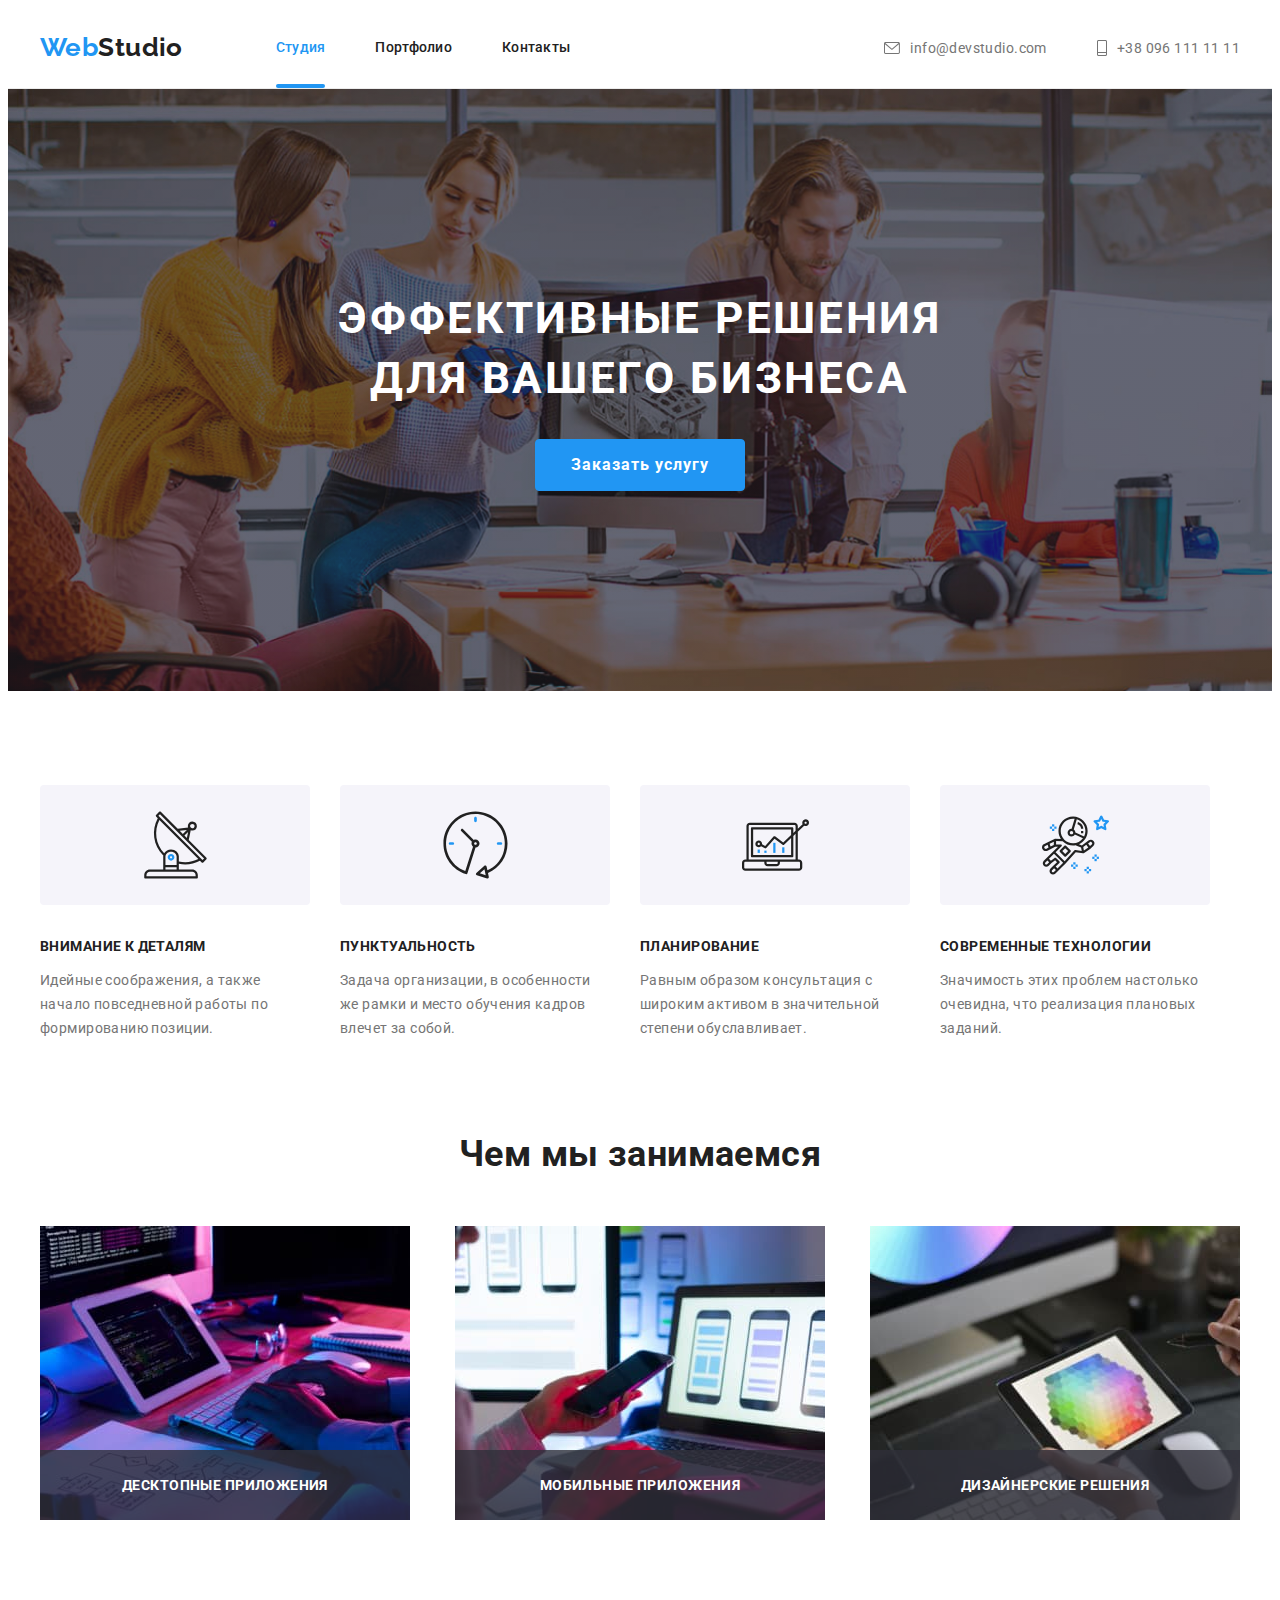
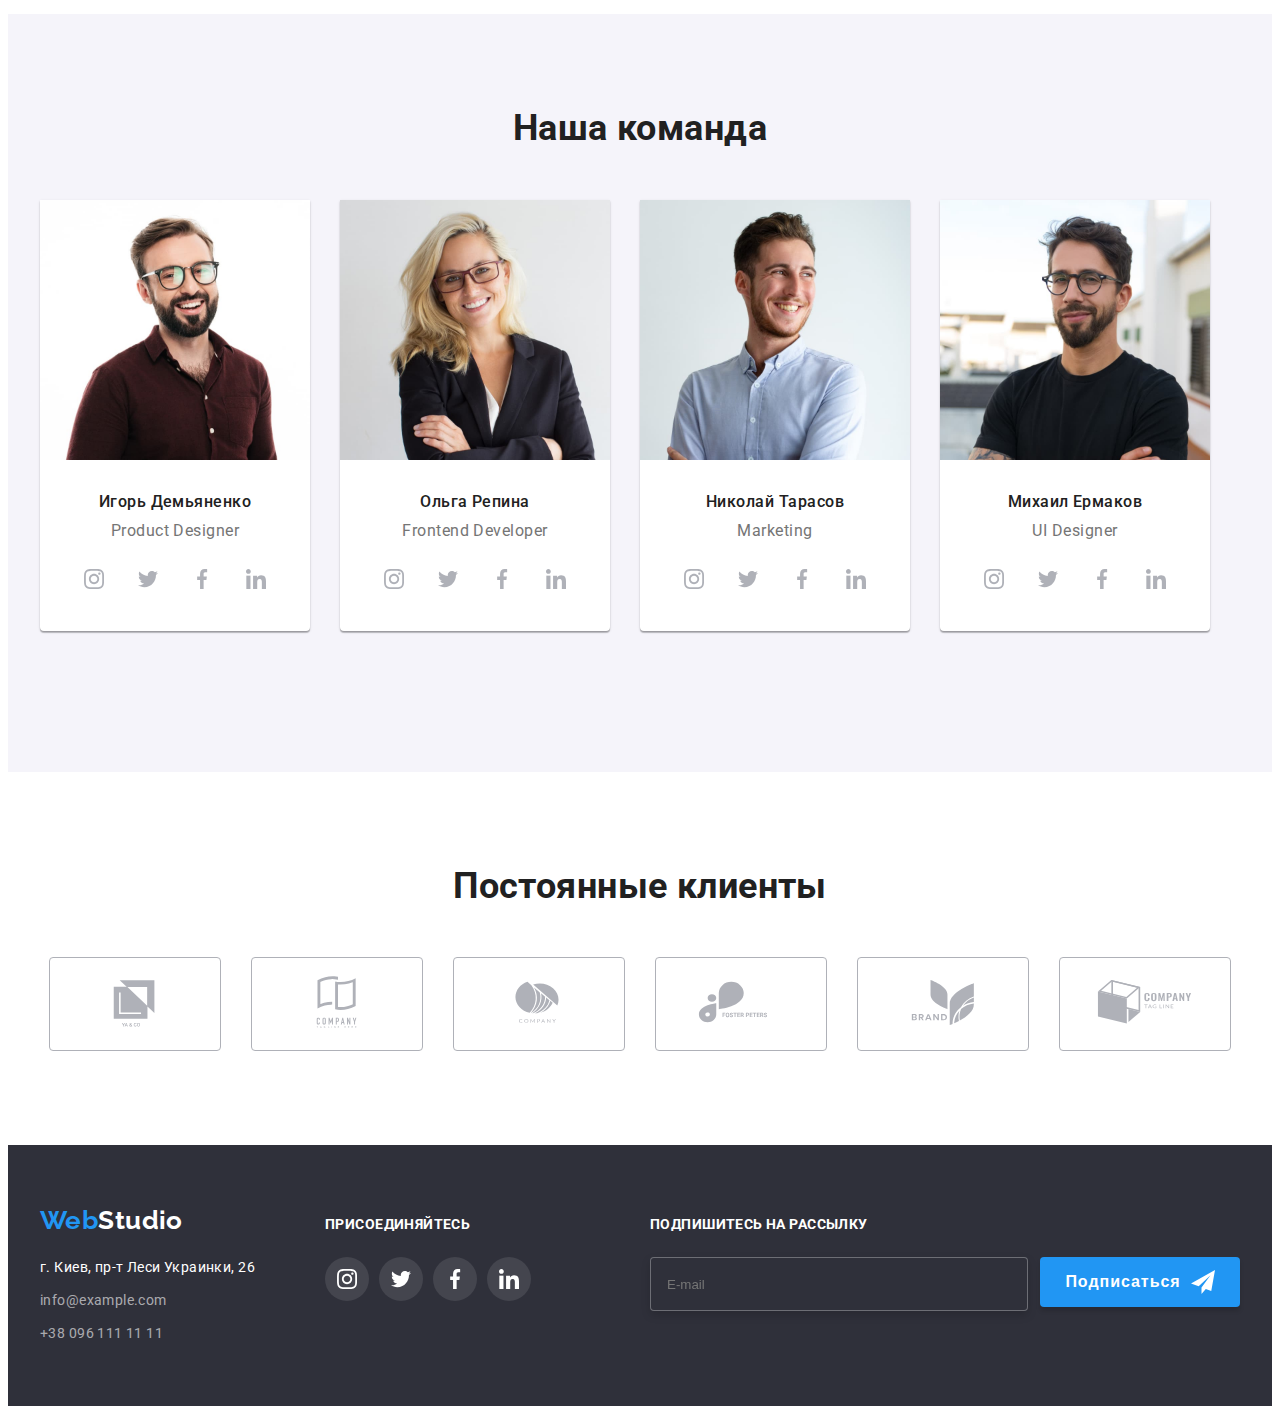
<file: index.html>
<!DOCTYPE html>
<html lang="ru">
<head>
	<meta charset="UTF-8">
	<meta name="viewport" content="width=device-width, initial-scale=1.0">
	<title>Студия</title>
	<link href="https://fonts.googleapis.com/css2?family=Raleway:wght@400;700&family=Roboto:wght@400;500;700;900&display=swap" rel="stylesheet">
	<link rel="stylesheet" href="https://cdnjs.cloudflare.com/ajax/libs/modern-normalize/1.1.0/modern-normalize.min.css" integrity="sha512-wpPYUAdjBVSE4KJnH1VR1HeZfpl1ub8YT/NKx4PuQ5NmX2tKuGu6U/JRp5y+Y8XG2tV+wKQpNHVUX03MfMFn9Q==" crossorigin="anonymous" referrerpolicy="no-referrer" />
	<link rel="stylesheet" href="./css/main.min.css">
</head>


<body>
	
	<header class="header">
		<div class="container">
			<a href="" class="logo header__logo"><span>Web</span>Studio </a>
		<nav class="nav">
			<ul class="nav__list list">
				<li class="nav__item  "><a class="link currentlink nav__top-link " target="_blank" href="./index.html" > Студия</a> </li>
				<li class="nav__item "><a class="link nav__top-link   " target="_blank" href="./portfolio.html" >Портфолио</a></li>			
				<li><a class="link nav__top-link " target="_blank" href="" >Контакты</a></li>
			</ul>
		</nav>	
			<ul class="list-link list">
			<li class="list-link__item">
				<a class="list-link__contact mail " href="mailto:info@devstudio.com">
					<svg class="list-link__icon" width="16" height="12">
						<use href="./images/symbol-defs.svg#icon-envelope"	></use>
					</svg>info@devstudio.com</a></li>
			<li class="list-link__item">
				<a class="list-link__contact tel " href="tel:+380961111111">
					<svg class="list-link__icon" width="10" height="16">
						<use href="./images/symbol-defs.svg#icon-Vector"	></use>
					</svg> +38 096 111 11 11</a></li>
			</ul>
		
		</div>
	</header>
	<main>	
    <section class="hero">
		<div class="container">
		<h1 class="hero__title">Эффективные решения для вашего бизнеса</h1>
		<button type="button" class="btn" data-modal-open>Заказать услугу</button>
		</div>
	</section>

	<section class="plan section">
		<div class="container">
		<h2 class="visually-hidden">Наши плюсы</h2>
		
		<ul class="plan__list list" >
			<li class="plan__item">
				<div class="plan__icon-list">
					<svg class="plan__icon" width="67" height="70">
						<use href="./images/symbol-defs.svg#icon-antenna" ></use>
					</svg>
				</div>
				<h3 class="plan__title">Внимание к деталям</h3>
				<p class="plan__text">Идейные соображения, а также начало повседневной работы по формированию позиции.</p>
			</li>
			<li class="plan__item">
				<div class="plan__icon-list">
					<svg class="plan__icon" width="67" height="70" >
						<use href="./images/symbol-defs.svg#icon-clock" ></use>
					</svg>
				</div>
				<h3 class="plan__title">Пунктуальность</h3>
				<p class="plan__text">Задача организации, в особенности же рамки и место обучения кадров влечет за собой.</p>
			</li>
			<li class="plan__item">
				<div class="plan__icon-list">
					<svg class="plan__icon" width="67" height="70" >
						<use  href="./images/symbol-defs.svg#icon-diagram" ></use>
					</svg>
				</div>
				<h3 class="plan__title">Планирование</h3>
				<p class="plan__text">Равным образом консультация с широким активом в значительной степени обуславливает.</p>
			</li>
			<li class="plan__item">
				<div class="plan__icon-list">
					<svg class="plan__icon" width="67" height="70">
						<use href="./images/symbol-defs.svg#icon-astronaut" ></use>
					</svg>
				</div>
				<h3 class="plan__title">Современные технологии</h3>
				<p class="plan__text">Значимость этих проблем настолько очевидна, что реализация плановых заданий.</p>
			</li>
		</ul>
	</div>
	</section>


	<section class="prise section">
		<div class="container">
		<h2 class="prise__title top-title">Чем мы занимаемся</h2>
	<ul class="prise__list list">
		<li class="prise__item"> 
			<img class="prise__image" src="./images/price1.jpg" width="370" alt="верстка сайта">
		<p class="prise__text">Десктопные приложения</p>
		</li>
		<li class="prise__item"> <img class="prise__image" src="./images/price2.jpg" width="370" alt="адаптивность сайта">
			<p class="prise__text">Мобильные приложения</p>
		</li>
		<li class="prise__item"> <img class="prise__image" src="./images/price3.jpg" width="370" alt="стилизация сайта">
			<p class="prise__text">Дизайнерские решения</p>
		</li>
	</ul>
</div>
	</section>


	<section class="our-team section">
		<div class="container">
		<h2 class="our-team__title top-title">Наша команда</h2>

		<ul class="our-team__list list">
			<li class="our-team__cards">
				<img src="./images/team1.jpg" alt="Игорь Демьяненко" width="270">
				<div class="our-team__list-text">
				<h3 class="our-team__title-text"> Игорь Демьяненко</h3>
				<p class="our-team__text">Product Designer</p>

				<ul class="team-soc-list list">
					<li class="team-soc-list__item">
						<a href="" class="team-soc-list__link link">
							<svg class="team-soc-list__icon" width="20" height="20">
								<use href="./images/symbol-defs.svg#icon-instagram"	></use>
							</svg>
						</a>
					</li>
					<li class="team-soc-list__item">
						<a href="" class="team-soc-list__link link">
							<svg class="team-soc-list__icon" width="20" height="20">
								<use href="./images/symbol-defs.svg#icon-twitter"	></use>
							</svg>
						</a>
					</li>
					<li class="team-soc-list__item">
						<a href="" class="team-soc-list__link link">
							<svg class="team-soc-list__icon" width="20" height="20">
								<use href="./images/symbol-defs.svg#icon-facebook"	></use>
							</svg>
						</a>
					</li>
					<li class="team-soc-list__item">
						<a href="" class="team-soc-list__link link">
							<svg class="team-soc-list__icon" width="20" height="20">
								<use href="./images/symbol-defs.svg#icon-linkedin"	></use>
							</svg>
						</a>
					</li>
				</ul>

				</div>
			</li>	
			<li class="our-team__cards">
				<img src="./images/team2.jpg" alt="Ольга Репина" width="270">
				<div class="our-team__list-text">
				<h3 class="our-team__title-text">Ольга Репина </h3>
				<p class="our-team__text">Frontend Developer</p>

				<ul class="team-soc-list list">
					<li class="team-soc-list__item">
						<a href="" class="team-soc-list__link link">
							<svg class="team-soc-list__icon" width="20" height="20">
								<use href="./images/symbol-defs.svg#icon-instagram"	></use>
							</svg>
						</a>
					</li>
					<li class="team-soc-list__item">
						<a href="" class="team-soc-list__link link">
							<svg class="team-soc-list__icon" width="20" height="20">
								<use href="./images/symbol-defs.svg#icon-twitter"	></use>
							</svg>
						</a>
					</li>
					<li class="team-soc-list__item">
						<a href="" class="team-soc-list__link link">
							<svg class="team-soc-list__icon" width="20" height="20">
								<use href="./images/symbol-defs.svg#icon-facebook"	></use>
							</svg>
						</a>
					</li>
					<li class="team-soc-list__item">
						<a href="" class="team-soc-list__link link">
							<svg class="team-soc-list__icon" width="20" height="20">
								<use href="./images/symbol-defs.svg#icon-linkedin"	></use>
							</svg>
						</a>
					</li>
				</ul>
				</div>
			</li>
			<li class="our-team__cards">
				<img src="./images/team3.jpg" alt="Николай Тарасов" width="270">
				<div class="our-team__list-text">
				<h3 class="our-team__title-text">Николай Тарасов </h3>
				<p class="our-team__text">Marketing</p>

				<ul class="team-soc-list list">
					<li class="team-soc-list__item">
						<a href="" class="team-soc-list__link link">
							<svg class="team-soc-list__icon" width="20" height="20">
								<use href="./images/symbol-defs.svg#icon-instagram"	></use>
							</svg>
						</a>
					</li>
					<li class="team-soc-list__item">
						<a href="" class="team-soc-list__link link">
							<svg class="team-soc-list__icon" width="20" height="20">
								<use href="./images/symbol-defs.svg#icon-twitter"	></use>
							</svg>
						</a>
					</li>
					<li class="team-soc-list__item">
						<a href="" class="team-soc-list__link link">
							<svg class="team-soc-list__icon" width="20" height="20">
								<use href="./images/symbol-defs.svg#icon-facebook"	></use>
							</svg>
						</a>
					</li>
					<li class="team-soc-list__item">
						<a href="" class="team-soc-list__link link">
							<svg class="team-soc-list__icon" width="20" height="20">
								<use href="./images/symbol-defs.svg#icon-linkedin"	></use>
							</svg>
						</a>
					</li>
				</ul>
				</div>
			</li>
			<li class="our-team__cards">
				<img src="./images/team4.jpg" alt="Михаил Ермаков" width="270">
				<div class="our-team__list-text">
				<h3 class="our-team__title-text">Михаил Ермаков </h3>
				<p class="our-team__text">UI Designer</p>
				<ul class="team-soc-list list">

					<li class="team-soc-list__item">
						<a href="" class="team-soc-list__link link">
							<svg class="team-soc-list__icon" width="20" height="20">
								<use href="./images/symbol-defs.svg#icon-instagram"	></use>
							</svg>
						</a>
					</li>
					<li class="team-soc-list__item">
						<a href="" class="team-soc-list__link link">
							<svg class="team-soc-list__icon" width="20" height="20">
								<use href="./images/symbol-defs.svg#icon-twitter"	></use>
							</svg>
						</a>
					</li>
					<li class="team-soc-list__item">
						<a href="" class="team-soc-list__link link">
							<svg class="team-soc-list__icon" width="20" height="20">
								<use href="./images/symbol-defs.svg#icon-facebook"	></use>
							</svg>
						</a>
					</li>
					<li class="team-soc-list__item">
						<a href="" class="team-soc-list__link link">
							<svg class="team-soc-list__icon" width="20" height="20">
								<use href="./images/symbol-defs.svg#icon-linkedin"	></use>
							</svg>
						</a>
					</li>
				</ul>
				</div>
			</li>
		</ul>
	</div>
	</section>
	<section class="section">
		<div class="container">
		<h2 class="top-title">Постоянные клиенты</h2>
		<ul class="clients-list list">
			
				<li class="clients-list-item clients-item"><a href="" class="clients-logo">
					<svg class="clients-icon" width="106" height="60">
						<use href="./images/symbol-defs.svg#icon-Logo1"	></use>
					</svg>
				</a>
			</li>
			
				<li class="clients-list-item clients-item"><a href="" class="clients-logo">
				<svg class="clients-icon" width="106" height="60">
					<use href="./images/symbol-defs.svg#icon-Logo2"	></use>
				</svg>
				</a>
				</li>
			
				<li class="clients-list-item clients-item"><a href="" class="clients-logo">
				<svg class="clients-icon" width="106" height="60">
					<use href="./images/symbol-defs.svg#icon-Logo3"	></use>
				</svg>
				</a>
				</li>
			
			
				<li class="clients-list-item clients-item"><a href="" class="clients-logo">
				<svg class="clients-icon" width="106" height="60">
					<use href="./images/symbol-defs.svg#icon-Logo4"	></use>
				</svg>
				</a>
				</li>
		
			
				<li class="clients-list-item clients-item"><a href="" class="clients-logo">
				<svg class="clients-icon" width="106" height="60">
					<use href="./images/symbol-defs.svg#icon-Logo5"	></use>
				</svg>
				</a>
				</li>
		
			
				<li class="clients-list-item clients-item"><a href="" class="clients-logo">
					<svg class="clients-icon" width="106" height="60">
					<use href="./images/symbol-defs.svg#icon-Logo6"	></use>
					</svg>
					</a>
				</li>
			
		</ul>
	</div>
	</section>
	</main>
<footer class="footer">
	<div class="container footer-top-list">
		<div class="footer-address-list">
		<a href="" class="logo footer-logo"><span>Web</span>Studio </a>
		<address>
		<ul class="footer-list list">
			<li ><a class="link address footer-link" href="https://bit.ly/3pXMvUd" target="_blank" rel="noopener noreferrer">г. Киев, пр-т
					Леси Украинки, 26</a> </li>
			<li><a class="link footer-address footer-link" href="mailto:info@devstudio.com">info@example.com</a> </li>
			<li><a class="link footer-address footer-link" href="tel:+380961111111">+38 096 111 11 11</a> </li>
		</ul>
		</address>
	</div>
		<div class="footer-soc-secondary-list">
		<p class="soc-title">присоединяйтесь</p>
		<ul class="footer-soc-list list">
			<li class="footer-soc-item">
				<a href="" class="footer-soc-link link">
				<svg class="footer-soc-icon" width="20" height="20">
					<use href="./images/symbol-defs.svg#icon-instagram"	></use>
				</svg>
				</a>
			</li>
			<li class="footer-soc-item">
				<a href="" class="footer-soc-link link">
				<svg class="footer-soc-icon" width="20" height="20">
					<use href="./images/symbol-defs.svg#icon-twitter"	></use>
				</svg>
				</a>
			</li>
			<li class="footer-soc-item">
				<a href="" class="footer-soc-link link">
				<svg class="footer-soc-icon" width="20" height="20">
					<use href="./images/symbol-defs.svg#icon-facebook"	></use>
				</svg>
				</a>
			</li>
			<li class="footer-soc-item">
				<a href="" class="footer-soc-link link">
				<svg class="footer-soc-icon" width="20" height="20">
					<use href="./images/symbol-defs.svg#icon-linkedin"	></use>
				</svg>
				</a>
			</li>
		</ul>
		
		</div>
		<div class="footer-form">
			<p class="form-title"> Подпишитесь на рассылку</p>
			<form  class="footer-mail">
				<div class="form-wrap">
					<label for="user-follow" class="footer-label "> </label>
					<input type="email" name="user-follow" id="user-follow" placeholder="E-mail" class="footer-input">
					<button type="submit" class="mail-btn">
						Подписаться 
						<svg class="footer-send-icon" width="24" height="24">
							<use href="./images/symbol-defs.svg#icon-icon-send"	></use>
						</svg>
					</button>
				</div>
				
			</form>

		</div>
	</div>
</footer>
<div class="backdrop is-hidden" data-modal>
	<div class="modal">
		<button type="button" class="modal-close-btn" data-modal-close>
			<svg class="modal-btn" width="18" height="18">
				<use href="./images/symbol-defs.svg#icon-close-black"	></use>
			</svg>
		</button>
		<p class="modal-title">Оставьте свои данные, мы вам перезвоним</p>
		<form class="modal-form">
		<div class="modal-field">
			
			<label for="user-name" class="modal-label"> Имя</label>
			
			<div class="modal-wrap">
				<input type="text" name="user-name" id="user-name" placeholder=" " class="modal-input" />
			<svg class="modal-icon" width="18" height="18">
				<use href="./images/symbol-defs.svg#icon-person-black-18dp-1"	></use>
			</svg>
			
		</div>
		</div>
		<div class="modal-field">
			<label for="user-tel" class="modal-label">Телефон </label>
			<div class="modal-wrap">
				<input type="tel" name="user-tel" placeholder=" " id="user-tel" class="modal-input"/>
			<svg class="modal-icon" width="18" height="18">
				<use href="./images/symbol-defs.svg#icon-phone-black-18dp-1"	></use>
			</svg>
			</div>
			
		</div>
		<div class="modal-field"> 
			<label for="user-mail" class="modal-label">Почта </label>
			<div class="modal-wrap">
				<input type="email" name="user-mail" placeholder=" " id="user-mail" class="modal-input"/>
			<svg class="modal-icon" width="18" height="18">
				<use href="./images/symbol-defs.svg#icon-email-black-18dp-1"	></use>
			</svg>
			</div>
			
		</div>
		<div class="modal-field">
			<label for="user-comment" class="modal-label">Комментарий </label>
			<textarea name="user-comment"
			id="user-comment" 
			class="modal-comment" 
			placeholder="Введите текст" ></textarea>
		</div>

		<div class="modal-field">
			
			<input type="checkbox" name="privacy" class="modal-check visually-hidden  " id="privacy" >
			<label for="privacy" class="check-text" >Соглашаюсь с рассылкой и принимаю <a class="modal-link "> Условия договора</a> </label>
			
		</div>

			<button type="submit" class="modal-submit"> Отправить </button>
		
		


		</form>
	</div>
</div>
<script src="./js/modal.js"></script>
</body>
</file>
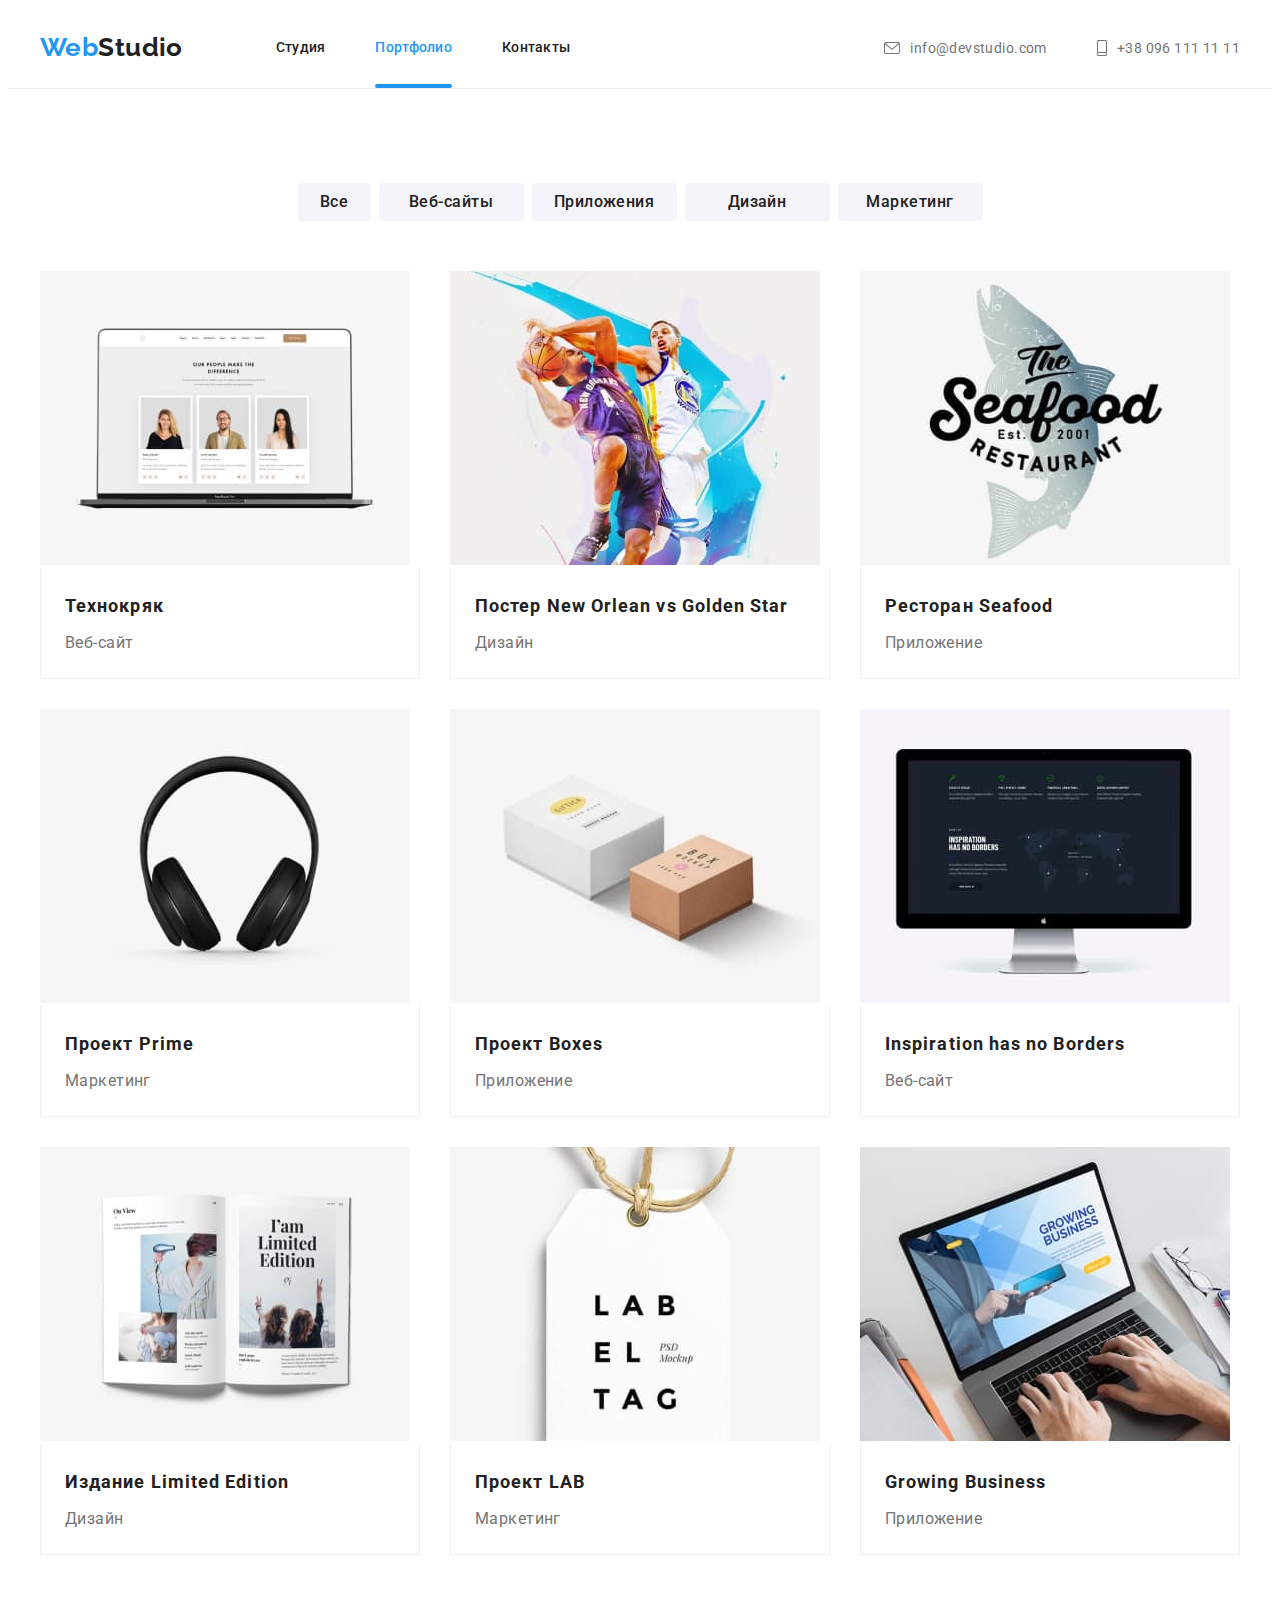
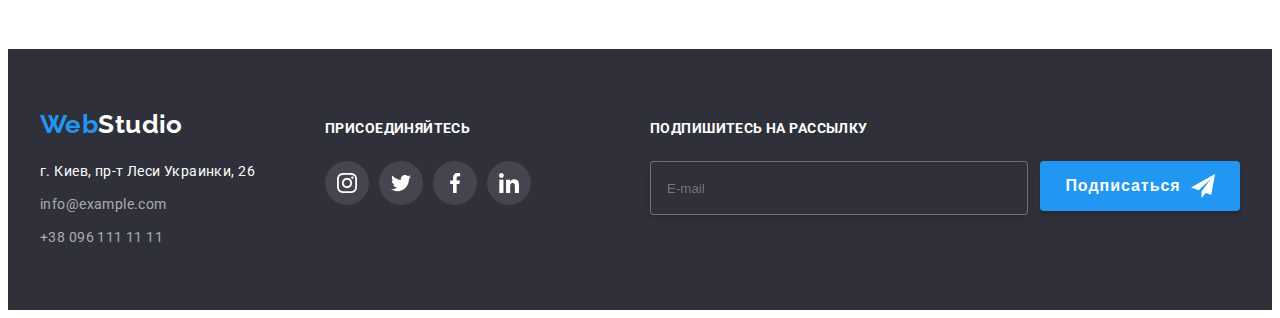
<file: portfolio.html>
<!DOCTYPE html>
<html lang="ru">
<head>
	<meta charset="UTF-8">
	<meta name="viewport" content="width=device-width, initial-scale=1.0">
	<title>Портфолио</title>
	<link href="https://fonts.googleapis.com/css2?family=Raleway:wght@400;700&family=Roboto:wght@400;500;700;900&display=swap" rel="stylesheet">
    <link rel="stylesheet" href="https://cdnjs.cloudflare.com/ajax/libs/modern-normalize/1.1.0/modern-normalize.min.css" integrity="sha512-wpPYUAdjBVSE4KJnH1VR1HeZfpl1ub8YT/NKx4PuQ5NmX2tKuGu6U/JRp5y+Y8XG2tV+wKQpNHVUX03MfMFn9Q==" crossorigin="anonymous" referrerpolicy="no-referrer" />
	
    <link rel="stylesheet" href="./css/main.min.css">
</head>
<body>
    <header class="header">
		<div class="container">
			<a href="" class="logo header__logo"><span>Web</span>Studio </a>
		<nav class="nav">
			<ul class="nav__list list">
				<li class="nav__item  "><a class="link  nav__top-link " target="_blank" href="./index.html" > Студия</a> </li>
				<li class="nav__item "><a class="link currentlink nav__top-link   " target="_blank" href="./portfolio.html" >Портфолио</a></li>			
				<li><a class="link nav__top-link " target="_blank" href="" >Контакты</a></li>
			</ul>
		</nav>	
			<ul class="list-link list">
			<li class="list-link__item">
				<a class="list-link__contact mail " href="mailto:info@devstudio.com">
					<svg class="list-link__icon" width="16" height="12">
						<use href="./images/symbol-defs.svg#icon-envelope"	></use>
					</svg>info@devstudio.com</a></li>
			<li class="list-link__item">
				<a class="list-link__contact tel " href="tel:+380961111111">
					<svg class="list-link__icon" width="10" height="16">
						<use href="./images/symbol-defs.svg#icon-Vector"	></use>
					</svg> +38 096 111 11 11</a></li>
			</ul>
		
		</div>
	</header>
<main>
</div>
    <section class="section">
     <div class="container">  
    <h1 class="visually-hidden">Примеры работ</h1>
    
    <ul class=" portfolio-top-list list ">
        <li class="portfolio-item" ><button class="portfolio-btn btn-all" type="button">Все</button></li>
        <li class="portfolio-item" ><button class="portfolio-btn" type="button">Веб-сайты</button></li>
        <li class="portfolio-item" ><button class="portfolio-btn" type="button">Приложения</button></li>
        <li class="portfolio-item" ><button class="portfolio-btn" type="button">Дизайн</button></li>
        <li class="portfolio-item" ><button class="portfolio-btn" type="button">Маркетинг</button></li>
    </ul>

    <ul class="portfolio-list list">
        <li class="potfolio-cards-item">
            <a class="portfolio-link" href="">
                <div class="portfolio-wrapper">
                    <img  class="portfolio-image" src="./images/portfolio/portfolio1.jpg" width="370px" alt="примеры работ">
            <p class="portfolio-secondary-text">
                Ресурс предлагает комплексные предложения с разным уровнем функционала и сервисов. Все это позволит посетителю получить исчерпывающие сведения о компании или частном лице.
            </p>
                </div>
            
            <div class="portfolio-top-text">
            <h2 class="portfolio-title">Технокряк</h2>
            <p class="portfolio-text">Веб-сайт</p>
            </div>
             </a>
        </li>

        <li class="potfolio-cards-item"><a class="portfolio-link" href="">
            <div class="portfolio-wrapper">
            <img  class="portfolio-image"  src="./images/portfolio/portfolio2.jpg" width="370px" alt="примеры работ">
            
            <p class="portfolio-secondary-text">
                Ресурс предлагает комплексные предложения с разным уровнем функционала и сервисов. Все это позволит посетителю получить исчерпывающие сведения о компании или частном лице.
            </p>
        </div>
            <div class="portfolio-top-text">
            <h2 class="portfolio-title">Постер New Orlean vs Golden Star</h2>
            <p class="portfolio-text">Дизайн</p>
            </div>
            </a>
        </li>

        <li class="potfolio-cards-item">
            <a class="portfolio-link" href="">
                <div class="portfolio-wrapper">
                <img  class="portfolio-image"  src="./images/portfolio/portfolio3.jpg" width="370px" alt="примеры работ">
                
                <p class="portfolio-secondary-text">
                    Ресурс предлагает комплексные предложения с разным уровнем функционала и сервисов. Все это позволит посетителю получить исчерпывающие сведения о компании или частном лице.
                </p>
            </div>
                <div class="portfolio-top-text">
                <h2 class="portfolio-title">Ресторан Seafood</h2>
                <p class="portfolio-text">Приложение</p>
                </div>
            </a>
        </li>

        <li class="potfolio-cards-item"><a class="portfolio-link" href="">
            <div class="portfolio-wrapper">
            <img  class="portfolio-image"  src="./images/portfolio/portfolio4.jpg" width="370px" alt="примеры работ">
            <p class="portfolio-secondary-text">
                Ресурс предлагает комплексные предложения с разным уровнем функционала и сервисов. Все это позволит посетителю получить исчерпывающие сведения о компании или частном лице.
            </p>
            </div>
            <div class="portfolio-top-text">
            <h2 class="portfolio-title">Проект Prime</h2>
            <p class="portfolio-text">Маркетинг</p>
             </div>
            </a>
        </li>

        <li class="potfolio-cards-item"><a class="portfolio-link" href="">
            <div class="portfolio-wrapper">
            <img  class="portfolio-image"  src="./images/portfolio/portfolio5.jpg" width="370px" alt="примеры работ">
            <p class="portfolio-secondary-text">
                Ресурс предлагает комплексные предложения с разным уровнем функционала и сервисов. Все это позволит посетителю получить исчерпывающие сведения о компании или частном лице.
            </p>
            </div>
            <div class="portfolio-top-text">
            <h2 class="portfolio-title">Проект Boxes</h2>
            <p class="portfolio-text">Приложение</p>
            </div>
            </a>
        </li>

        <li class="potfolio-cards-item"><a class="portfolio-link" href="">
            <div class="portfolio-wrapper">
            <img  class="portfolio-image"  src="./images/portfolio/portfolio6.jpg" width="370px" alt="примеры работ">
            <p class="portfolio-secondary-text">
                Ресурс предлагает комплексные предложения с разным уровнем функционала и сервисов. Все это позволит посетителю получить исчерпывающие сведения о компании или частном лице.
            </p>
        </div>
            <div class="portfolio-top-text">
            <h2 class="portfolio-title">Inspiration has no Borders</h2>
            <p class="portfolio-text">Веб-сайт</p>
            </div>
            </a>
        </li>

        <li class="potfolio-cards-item"><a class="portfolio-link" href="">
            <div class="portfolio-wrapper">
            <img  class="portfolio-image"  src="./images/portfolio/portfolio7.jpg" width="370px" alt="примеры работ"> 
            <p class="portfolio-secondary-text">
                Ресурс предлагает комплексные предложения с разным уровнем функционала и сервисов. Все это позволит посетителю получить исчерпывающие сведения о компании или частном лице.
            </p>
        </div>
            <div class="portfolio-top-text">
            <h2 class="portfolio-title">Издание Limited Edition</h2>
            <p class="portfolio-text">Дизайн</p>
            </div>
            </a>
        </li>

        <li class="potfolio-cards-item"><a class="portfolio-link" href="">
           
            <div class="portfolio-wrapper"> 
                <img  class="portfolio-image"  src="./images/portfolio/portfolio8.jpg" width="370px" alt="примеры работ">
            <p class="portfolio-secondary-text">
                Ресурс предлагает комплексные предложения с разным уровнем функционала и сервисов. Все это позволит посетителю получить исчерпывающие сведения о компании или частном лице.
            </p>
        </div>
            <div class="portfolio-top-text">
                <h2 class="portfolio-title">Проект LAB</h2>
                <p class="portfolio-text">Маркетинг</p>
            </div>
        </a>
        </li>

        <li class="potfolio-cards-item"><a class="portfolio-link" href=""> 
            <div class="portfolio-wrapper">
            <img  class="portfolio-image"  src="./images/portfolio/portfolio9.jpg" width="370px" alt="примеры работ">
            <p class="portfolio-secondary-text">
                Ресурс предлагает комплексные предложения с разным уровнем функционала и сервисов. Все это позволит посетителю получить исчерпывающие сведения о компании или частном лице.
            </p>
        </div>
            <div class="portfolio-top-text">
                <h2 class="portfolio-title"> Growing Business</h2>
                <p class="portfolio-text">Приложение</p>
            </div>
        </a>
        </li>
    </ul>
    </div> 

</section>
</main>
<footer class="footer">
	<div class="container footer-top-list">
		<div class="footer-address-list">
		<a href="" class="logo footer-logo"><span>Web</span>Studio </a>
		<address>
			
		<ul class="footer-list list">
			<li ><a class="link address footer-link" href="https://bit.ly/3pXMvUd" target="_blank" rel="noopener noreferrer">г. Киев, пр-т
					Леси Украинки, 26</a> </li>
			<li><a class="link footer-address footer-link" href="mailto:info@devstudio.com">info@example.com</a> </li>
			<li><a class="link footer-address footer-link" href="tel:+380961111111">+38 096 111 11 11</a> </li>
		</ul>
		</div>
		</address>
		<div class="footer-soc-secondary-list">
		<p class="soc-title">присоединяйтесь</p>
		<ul class="footer-soc-list list">
			<li class="footer-soc-item">
				<a href="" class="footer-soc-link link">
				<svg class="footer-soc-icon" width="20" height="20">
					<use href="./images/symbol-defs.svg#icon-instagram"	></use>
				</svg>
				</a>
			</li>
			<li class="footer-soc-item">
				<a href="" class="footer-soc-link link">
				<svg class="footer-soc-icon" width="20" height="20">
					<use href="./images/symbol-defs.svg#icon-twitter"	></use>
				</svg>
				</a>
			</li>
			<li class="footer-soc-item">
				<a href="" class="footer-soc-link link">
				<svg class="footer-soc-icon" width="20" height="20">
					<use href="./images/symbol-defs.svg#icon-facebook"	></use>
				</svg>
				</a>
			</li>
			<li class="footer-soc-item">
				<a href="" class="footer-soc-link link">
				<svg class="footer-soc-icon" width="20" height="20">
					<use href="./images/symbol-defs.svg#icon-linkedin"	></use>
				</svg>
				</a>
			</li>
		</ul>
		
		</div>
		<div class="footer-form">
			<p class="form-title"> Подпишитесь на рассылку</p>
			<form  class="footer-mail">
				<div class="form-wrap">
					<label for="user-follow" class="footer-label "> </label>
					<input type="email" name="user-follow" id="user-follow" placeholder="E-mail" class="footer-input">
					<button type="submit" class="mail-btn">
						Подписаться 
						<svg class="footer-send-icon" width="24" height="24">
							<use href="./images/symbol-defs.svg#icon-icon-send"	></use>
						</svg>
					</button>
				</div>
				
			</form>

		</div>
	</div>
</footer>

</body>
</file>
<file: css/main.min.css>
﻿:root{--general-color:#212121;--aсcent-color:#2196F3;--background-сolor: #2F303A ;--text-color:#757575;--litter-color-white:#ffffff;--heder-height:80px}p,h1,h2,h3,h4,h5,h6{margin:0;padding:0}.btn{cursor:pointer}.section{padding-top:94px;padding-bottom:94px}ul,ol{margin:0;padding-left:0}.visually-hidden{position:absolute;width:1px;height:1px;margin:-1px;border:0;padding:0;white-space:nowrap;clip-path:inset(100%);clip:rect(0 0 0 0);overflow:hidden}*::before,*::after{box-sizing:border-box}body{font-family:"Roboto";font-style:normal;font-size:14px;letter-spacing:.03em;color:var(--general-color);background-color:var(--litter-color-white)}.list{list-style:none}.top-title{font-weight:700;font-size:36px;line-height:1.16;text-align:center}.section{padding-top:94px;padding-bottom:94px}.link:hover,.link:focus{color:var(--aсcent-color)}.container{width:1200px;max-width:100%;margin:0 auto;padding-left:15px;padding-right:15px}.backdrop{position:fixed;top:0;width:100%;height:100%;background:rgba(0,0,0,.2);transition:opacity 300ms,visibility 300ms}.modal{padding:40px;position:absolute;width:528px;min-height:581px;background-color:var(--litter-color-white);top:50%;left:50%;transform:translate(-50%, -50%);box-shadow:0px 1px 3px rgba(0,0,0,.12),0px 1px 1px rgba(0,0,0,.14),0px 2px 1px rgba(0,0,0,.2);border-radius:4px}.modal-title{font-weight:700;font-size:20px;line-height:1.15;text-align:center;letter-spacing:.03em;margin-bottom:12px}.modal-close-btn{position:absolute;top:8px;right:8px;width:30px;background:#fff;height:30px;border:1px solid rgba(0,0,0,.1);border-radius:50%;cursor:pointer}.modal-btn{position:absolute;top:50%;left:50%;transform:translate(-50%, -50%);fill:var(--general-color)}.modal-close-btn:hover{fill:var(--aсcent-color)}.modal-btn:hover{fill:var(--aсcent-color)}.is-hidden{visibility:hidden;opacity:0;pointer-events:none}.modal-field{margin-bottom:10px}.modal-input{width:100%;height:40px;border:1px solid rgba(33,33,33,.2);border-radius:4px;padding-left:42px;outline:none;transition:border-color 250ms cubic-bezier(0.4, 0, 0.2, 1)}.modal-input:focus{border-color:var(--aсcent-color)}.modal-input:focus+.modal-icon{fill:var(--aсcent-color)}.modal-wrap{position:relative;margin-top:4px}.modal-icon{position:absolute;left:12px;top:50%;transform:translateY(-50%);transition:fill 250ms cubic-bezier(0.4, 0, 0.2, 1)}.modal-comment{padding:12px 16px;width:100%;height:120px;border:1px solid rgba(33,33,33,.2);border-radius:4px;margin-top:4px;resize:none;outline:none}.modal-label{font-weight:400;font-size:12px;line-height:1.16;letter-spacing:.01em;color:#757575}.check-text{font-weight:400;font-size:14px;line-height:1.71;text-align:center;letter-spacing:.03em;color:var(--text-color);display:flex;align-items:center;justify-content:center}.check-text::before{content:"";width:16px;height:15px;border:2px solid #212121;border-radius:3px;margin-right:9px;cursor:pointer}.modal-check:checked+.check-text::before{background-color:var(--aсcent-color);background-image:url(../images/check.svg);border:none;background-repeat:no-repeat;background-position:center}.modal-check:focus+.check-text::before{border-color:var(--accent-color)}.modal-link{cursor:pointer;color:var(--aсcent-color);text-decoration:underline}.modal-submit{display:flex;align-items:center;justify-content:center;margin:0 auto;width:200px;height:50px;margin-top:30px;cursor:pointer;box-shadow:0px 4px 4px rgba(0,0,0,.15);border-radius:4px;background-color:var(--aсcent-color);color:var(--litter-color-white);transition:box-shadow 250ms cubic-bezier(0.4, 0, 0.2, 1);transition:background 250ms cubic-bezier(0.4, 0, 0.2, 1);border:1px solid #2196f3;font-weight:700;font-size:16px;line-height:1.88}.modal-submit:hover,.modal-submit:focus{box-shadow:0px 4px 4px rgba(0,0,0,.15);border-radius:4px;background:#188ce8}.logo{font-size:26px;font-weight:700;line-height:1.19;text-decoration:none;font-family:"Raleway",sans-serif;color:var(--general-color)}.link{color:var(--general-color);text-decoration:none}.header__logo{margin-right:93px;padding-top:24px;padding-bottom:25px}.header{height:var(--heder-height);border-bottom:1px solid #ececec}.header .container{display:flex;align-items:center}.currentlink{color:var(--aсcent-color)}span{color:var(--aсcent-color)}.nav__list{font-weight:500;line-height:1.14;letter-spacing:.02em;display:flex;align-items:center;color:var(--general-color)}.list-link{display:flex;margin-left:auto;align-items:center}.nav__top-link{transition:color 250ms cubic-bezier(0.4, 0, 0.2, 1)}.nav__top-link:hover,.nav__top-link:focus{color:var(--aсcent-color)}.list-link__icon{fill:var(--text-color);margin-right:10px}.list-link__contact:hover .list-link__icon,.list-link__contact:focus .list-link__icon{fill:var(--aсcent-color)}.list-link__contact{font-weight:500;font-weight:normal;text-decoration:none;color:var(--text-color);display:flex;align-items:center;transition:color 250ms cubic-bezier(0.4, 0, 0.2, 1)}.list-link__contact:hover,.list-link__contact:focus{color:var(--aсcent-color)}.list-link__item:not(:last-child){margin-right:50px}.nav__item{position:relative}.nav__item:not(:last-child){margin-right:50px}.link.currentlink::after{content:"";position:absolute;width:100%;height:4px;background-color:var(--aсcent-color);border-radius:2px;left:0;bottom:-32px}.hero{background-image:linear-gradient(rgba(47, 48, 58, 0.4), rgba(47, 48, 58, 0.4)),url(../images/hero.jpg);background-repeat:no-repeat;background-position:center;background-size:cover;background-color:var(--background-сolor);padding-top:200px;padding-bottom:200px;max-width:1600px;margin:0 auto}.hero__title{font-size:44px;line-height:1.36;letter-spacing:.06em;text-align:center;text-transform:uppercase;color:var(--litter-color-white);width:696px;margin:0 auto}.btn{font-size:16px;font-weight:700;line-height:1.88;letter-spacing:.06em;background-color:var(--aсcent-color);font-family:inherit;display:flex;align-items:center;text-align:center;color:var(--litter-color-white);padding:10px 35px;margin:30px auto 0;border:1px solid var(--aсcent-color);border-radius:4px}.plan__item:not(:last-child){margin-right:30px}.plan__list{display:flex}.plan__title{font-size:14px;font-weight:700;line-height:1.71;letter-spacing:.03em;text-transform:uppercase;margin-bottom:10px}.plan__text{font-size:14px;line-height:1.71;letter-spacing:.03em;width:270px;color:var(--text-color)}.plan__icon-list{display:flex;justify-content:center;align-items:center;width:270px;height:120px;background-color:#f5f4fa;border-radius:4px;margin-bottom:30px}.plan__icon-list:last-child{margin-right:0}.prise{padding-top:0}.prise__title{margin-bottom:50px}.prise__list{display:flex;justify-content:space-between}.prise__item{position:relative}.prise__image{display:block;min-width:100%;height:auto}.prise__text{font-size:14px;font-weight:700;line-height:1.15;letter-spacing:.03em;position:absolute;left:0;bottom:0;width:100%;height:70px;background:rgba(47,48,58,.8);text-align:center;display:flex;justify-content:center;align-items:center;text-transform:uppercase;color:#fff}.our-team{background:#f5f4fa}.our-team__title{margin-bottom:50px}.our-team__title-text{font-size:16px;font-weight:500;line-height:1.18;letter-spacing:.03em;font-family:"Roboto";font-style:normal;color:var(--general-color);margin-bottom:10px}.our-team__list{display:flex;padding-bottom:47px}.our-team__cards{justify-content:space-between;width:270px;background:#fff;box-shadow:0px 1px 3px rgba(0,0,0,.12),0px 1px 1px rgba(0,0,0,.14),0px 2px 1px rgba(0,0,0,.2);border-radius:0px 0px 4px 4px}.our-team__cards:not(:last-child){margin-right:30px}.our-team__text{font-size:16px;line-height:1.18;letter-spacing:.03em;font-family:"Roboto";font-style:normal;color:var(--text-color)}.team-soc-list__item{width:44px;height:44px;margin-right:10px}.team-soc-list__item:last-child{margin-right:0}.team-soc-list__link{width:100%;height:100%;border-radius:50%;display:flex;align-items:center;justify-content:center;transition:background-color 250ms cubic-bezier(0.4, 0, 0.2, 1)}.team-soc-list__link:hover,.team-soc-list__link:focus{background-color:var(--aсcent-color)}.team-soc-list{margin-top:16px;display:flex;justify-content:center}.team-soc-list__icon{fill:#afb1b8}.team-soc-list__link:hover .team-soc-list__icon,.team-soc-list__link:focus .team-soc-list__icon{fill:var(--litter-color-white)}.our-team__list-text{padding:30px 0;text-align:center}.clients-list{display:flex;justify-content:center;align-items:center;margin-top:50px}.clients-item{display:flex;justify-content:center;align-items:center;width:170px;height:92px;border:1px solid #afb1b8;border-radius:4px;margin-right:30px;transition:border 250ms cubic-bezier(0.4, 0, 0.2, 1)}.clients-item:last-child{margin-right:0}.clients-item:hover,.clients-item:focus{border:1px solid #2196f3}.clients-icon{fill:#AFB1B8;transition:fill 250ms cubic-bezier(0.4, 0, 0.2, 1)}.clients-item:hover .clients-icon,.clients-item:focus .clients-icon{fill:var(--aсcent-color)}.footer{padding-top:60px;padding-bottom:60px;background:var(--background-сolor)}.footer-logo{color:var(--litter-color-white);padding-top:60px}.footer-link{transition:color 250ms cubic-bezier(0.4, 0, 0.2, 1)}.footer-link:not(:last-child){margin-bottom:9px}.footer-link:hover,.footer-link:focus{color:var(--aсcent-color)}.footer-list{margin-top:20px}.footer-address{font-size:14px;line-height:1.71;letter-spacing:.03em;color:rgba(255,255,255,.6)}.footer-top-list{display:flex;align-items:baseline}.address{font-size:14px;line-height:1.71;letter-spacing:.03em;font-style:normal;color:var(--litter-color-white)}.footer-address-list{margin-right:70px}.footer-address{display:block;margin-top:9px;font-style:normal}.footer-soc-list{display:flex;margin-top:20px}.soc-title{font-size:14px;font-weight:700;line-height:1.71;letter-spacing:.03em;text-transform:uppercase;color:#fff}.footer-soc-icon{fill:var(--litter-color-white)}.footer-soc-item{width:44px;height:44px;margin-right:10px;background:rgba(255,255,255,.1);border-radius:50%}.footer-soc-link{width:100%;height:100%;border-radius:50%;display:flex;align-items:center;justify-content:center;transition:background-color 250ms cubic-bezier(0.4, 0, 0.2, 1)}.footer-soc-link:hover,.footer-soc-link:focus{background-color:var(--aсcent-color)}.form-title{font-size:14px;font-weight:700;line-height:1.71;letter-spacing:.03em;text-transform:uppercase;color:var(--litter-color-white)}.footer-input{width:358px;height:50px;background-color:var(--background-сolor);color:rgba(255,255,255,.6);padding-left:16px;outline:none;border:1px solid rgba(255,255,255,.3);filter:drop-shadow(0px 4px 4px rgba(0, 0, 0, 0.15));border-radius:4px}.mail-btn{font-size:16px;font-weight:700;line-height:1.88;letter-spacing:.06em;display:flex;align-items:center;justify-content:center;width:200px;height:50px;background:#2196f3;box-shadow:0px 4px 4px rgba(0,0,0,.15);border-radius:4px;margin-left:12px;cursor:pointer;color:#fff;border:none}.footer-form{margin-left:auto}.form-wrap{display:flex;margin-top:20px}.footer-send-icon{margin-left:10px}.portfolio-top-list{display:flex;justify-content:center;margin-bottom:50px}.portfolio-item:not(:last-child){margin-right:8px}.portfolio-link{display:block}.portfolio-link:hover,.portfolio-link:focus{border-radius:4px;box-shadow:0px 1px 1px rgba(0,0,0,.12),0px 4px 4px rgba(0,0,0,.06),1px 4px 6px rgba(0,0,0,.16)}.potfolio-cards-item:hover .portfolio-secondary-text{transform:translateY(0)}.portfolio-btn.btn-all{width:73px;height:38px;left:495px;top:174px;font-size:16px;font-weight:500;line-height:1.62;letter-spacing:.03em;font-family:"Roboto";font-style:normal;text-align:center}.portfolio-btn{cursor:pointer;font-family:inherit;font-style:normal;font-size:16px;font-weight:500;line-height:1.62;letter-spacing:.03em;color:var(--general-color);background:#f5f4fa;border-radius:4px;border:#f5f4fa;width:145px;height:38px;left:712px;top:174px;transition:background-color 250ms cubic-bezier(0.4, 0, 0.2, 1);transition:color 250ms cubic-bezier(0.4, 0, 0.2, 1)}.portfolio-btn:hover,.portfolio-btn:focus{color:var(--litter-color-white);background-color:var(--aсcent-color)}.portfolio-link{text-decoration:none;color:var(--general-color)}.portfolio-title{font-size:18px;font-weight:700;line-height:2;letter-spacing:.06em;color:var(--general-color)}.portfolio-top-text{display:block;padding:20px 24px;border-right:1px solid #eee;border-bottom:1px solid #eee;border-left:1px solid #eee}.portfolio-wrapper{position:relative;overflow:hidden}.portfolio-secondary-text{font-size:18px;font-weight:400;line-height:1.56;letter-spacing:.03em;position:absolute;width:100%;height:100%;background:rgba(33,150,243,.9);top:0;left:0;transform:translateY(100%);color:#fff;padding-top:63px;padding-left:24px;transition:transform 250ms cubic-bezier(0.4, 0, 0.2, 1)}.portfolio-text{margin-top:4px;font-size:16px;line-height:1.88;color:var(--text-color)}.portfolio-list{display:flex;flex-wrap:wrap;margin-right:-30px;margin-top:-30px}.potfolio-cards-item{margin-top:30px;margin-right:30px;flex-basis:calc((100% - 90px)/3)}.potfolio-cards-item:hover,.potfolio-cards-item:focus{border-radius:4px;box-shadow:0px 1px 1px rgba(0,0,0,.12),0px 4px 4px rgba(0,0,0,.06),1px 4px 6px rgba(0,0,0,.16)}/*# sourceMappingURL=main.min.css.map */
</file>
